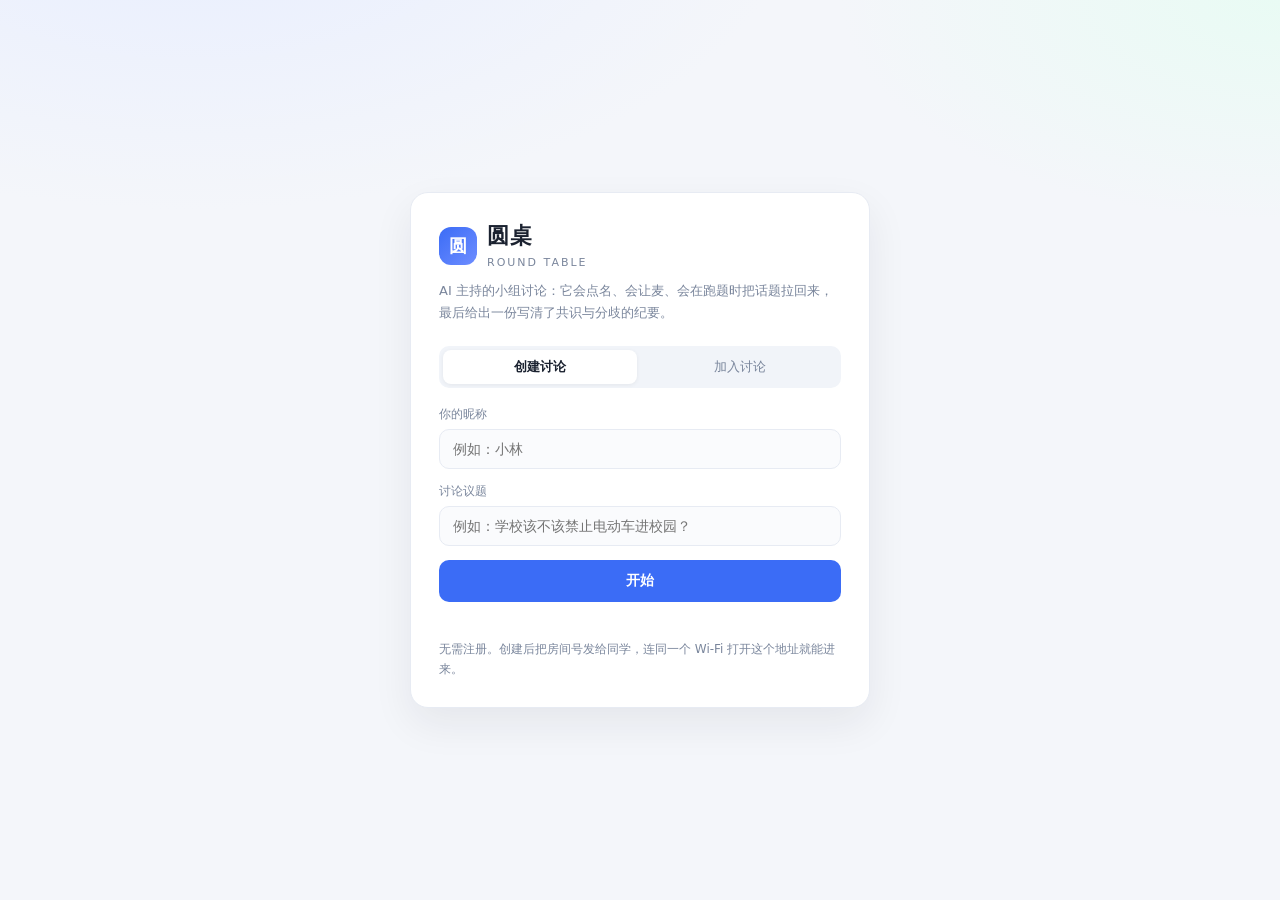
<file: static/index.html>
<!DOCTYPE html>
<html lang="zh-CN">
<head>
<meta charset="utf-8">
<meta name="viewport" content="width=device-width, initial-scale=1">
<title>圆桌 RoundTable · 让每个人都说上话</title>
<link rel="stylesheet" href="/static/style.css">
</head>
<body>
<div class="home">
  <div class="home-card">
    <div class="brand-big">
      <div class="logo">圆</div>
      <div>
        <h1>圆桌</h1>
        <small>ROUND TABLE</small>
      </div>
    </div>
    <p class="slogan">AI 主持的小组讨论：它会点名、会让麦、会在跑题时把话题拉回来，最后给出一份写清了共识与分歧的纪要。</p>

    <div class="tabs">
      <button data-mode="create" class="on">创建讨论</button>
      <button data-mode="join">加入讨论</button>
    </div>

    <div class="field">
      <label>你的昵称</label>
      <input id="name" maxlength="12" placeholder="例如：小林">
    </div>

    <div class="field" id="topicField">
      <label>讨论议题</label>
      <input id="topic" maxlength="60" placeholder="例如：学校该不该禁止电动车进校园？">
    </div>

    <div class="field" id="codeField" style="display:none">
      <label>房间号</label>
      <input id="code" maxlength="6" inputmode="numeric" placeholder="4 位数字">
    </div>

    <button class="primary" id="go">开始</button>
    <div class="err" id="err"></div>
    <p class="hint">无需注册。创建后把房间号发给同学，连同一个 Wi-Fi 打开这个地址就能进来。</p>
  </div>
</div>
<script src="/static/app.js"></script>
</body>
</html>
</file>
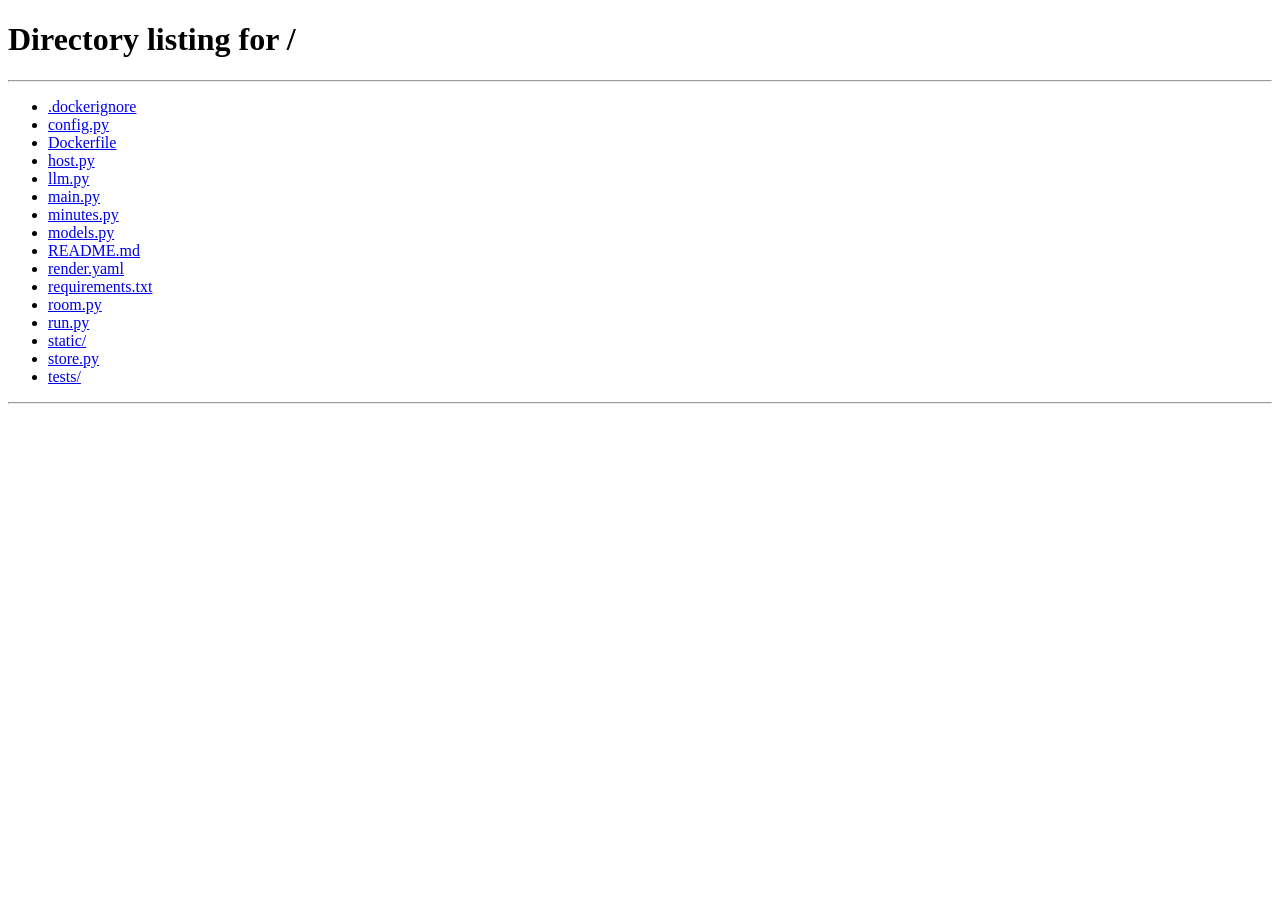
<file: static/room.html>
<!DOCTYPE html>
<html lang="zh-CN">
<head>
<meta charset="utf-8">
<meta name="viewport" content="width=device-width, initial-scale=1">
<title>圆桌 · 讨论中</title>
<link rel="stylesheet" href="/static/style.css">
</head>
<body>
<header class="top">
  <div class="brand">圆桌 <span>ROUND TABLE</span></div>
  <div class="topic" id="topic">正在加载议题…</div>
  <div class="top-right">
    <span class="status" id="status">讨论进行中</span>
    <button class="ghost" id="btnMinutes">生成纪要</button>
  </div>
</header>

<main class="grid">
  <aside class="col-left">
    <section class="card">
      <h3>参与成员 <span class="count" id="memberCount">0 人</span></h3>
      <div id="members"><div class="empty">还没有人</div></div>
    </section>

    <section class="card">
      <h3>发言均衡度 <em>实时</em></h3>
      <div class="donut-wrap">
        <svg id="donut" viewBox="0 0 140 140" width="150" height="150"></svg>
        <div class="donut-center">
          <b id="totalTime">0s</b>
          <span>总发言</span>
        </div>
      </div>
      <div id="legend"></div>
      <div class="std-box">
        <div class="row"><span>发言标准差</span><b id="std">0%</b></div>
        <div class="std-bar"><i id="stdBar"></i></div>
        <div class="std-note">标准差越小，大家说得越均匀</div>
      </div>
    </section>
  </aside>

  <section class="col-mid card">
    <div class="col-head">
      讨论流
      <span class="sub">AI 主持人不给答案，只负责让讨论往前走</span>
    </div>
    <div class="messages" id="messages"></div>
    <div class="composer">
      <textarea id="input" maxlength="500" placeholder="说点什么……（Enter 发送，Shift+Enter 换行）"></textarea>
      <button class="send" id="send">发送</button>
    </div>
  </section>

  <aside class="col-right card">
    <div class="col-head">观点卡片 <span class="count" id="cardCount">0 张</span></div>
    <div class="cards" id="cards"><div class="empty">发言后自动抽取观点</div></div>
  </aside>
</main>

<div class="veil" id="veil">
  <div class="modal" id="modal"></div>
</div>

<div class="veil show" id="gate">
  <div class="modal" style="width:380px">
    <h2>加入这场讨论</h2>
    <p class="sub">房间号 <b id="gateCode"></b></p>
    <div class="field">
      <label>你的昵称</label>
      <input id="gateName" maxlength="12" placeholder="例如：小林">
    </div>
    <button class="primary" id="gateGo">进入圆桌</button>
    <div class="err" id="gateErr"></div>
  </div>
</div>

<script src="/static/room.js"></script>
</body>
</html>
</file>
<file: static/style.css>
* { box-sizing: border-box; margin: 0; padding: 0; }

:root {
  --bg: #F4F6FA;
  --card: #FFFFFF;
  --line: #E7EBF3;
  --text: #1B2230;
  --muted: #7A869C;
  --blue: #3B6CF6;
  --green: #17A673;
  --orange: #F0A32A;
  --purple: #8B5CF6;
  --red: #EA5455;
}

body {
  font-family: "PingFang SC", "Microsoft YaHei", "Segoe UI", system-ui, sans-serif;
  background: var(--bg);
  color: var(--text);
  -webkit-font-smoothing: antialiased;
}

button { font-family: inherit; cursor: pointer; }

/* ---------------- 首页 ---------------- */

.home {
  min-height: 100vh;
  display: flex;
  align-items: center;
  justify-content: center;
  padding: 24px;
  background:
    radial-gradient(1000px 500px at 15% -10%, #E8EEFF 0%, transparent 60%),
    radial-gradient(800px 400px at 100% 0%, #E9FBF4 0%, transparent 55%),
    var(--bg);
}

.home-card {
  width: 100%;
  max-width: 460px;
  background: var(--card);
  border: 1px solid var(--line);
  border-radius: 18px;
  padding: 28px;
  box-shadow: 0 16px 40px rgba(27, 34, 48, 0.07);
}

.brand-big { display: flex; align-items: center; gap: 10px; margin-bottom: 6px; }
.brand-big .logo {
  width: 38px; height: 38px; border-radius: 12px;
  background: linear-gradient(135deg, #3B6CF6, #6E8DFF);
  color: #fff; display: grid; place-items: center; font-weight: 700; font-size: 18px;
}
.brand-big h1 { font-size: 22px; letter-spacing: 1px; }
.brand-big small { color: var(--muted); font-size: 11px; letter-spacing: 2px; }

.slogan { color: var(--muted); font-size: 13px; line-height: 1.7; margin: 10px 0 22px; }

.field { margin-bottom: 14px; }
.field label { display: block; font-size: 12px; color: var(--muted); margin-bottom: 6px; }
.field input {
  width: 100%; padding: 11px 13px; border: 1px solid var(--line);
  border-radius: 10px; font-size: 14px; font-family: inherit; background: #FAFBFD;
}
.field input:focus { outline: none; border-color: var(--blue); background: #fff; }

.tabs { display: flex; gap: 6px; background: #F1F4F9; padding: 4px; border-radius: 10px; margin-bottom: 18px; }
.tabs button {
  flex: 1; border: 0; background: transparent; padding: 8px; border-radius: 8px;
  font-size: 13px; color: var(--muted);
}
.tabs button.on { background: #fff; color: var(--text); box-shadow: 0 1px 4px rgba(0,0,0,.06); font-weight: 600; }

.primary {
  width: 100%; border: 0; border-radius: 10px; padding: 12px;
  background: var(--blue); color: #fff; font-size: 14px; font-weight: 600;
}
.primary:active { transform: translateY(1px); }
.hint { font-size: 12px; color: var(--muted); margin-top: 12px; line-height: 1.6; }
.err { color: var(--red); font-size: 12px; margin-top: 10px; min-height: 16px; }

/* ---------------- 房间页 ---------------- */

.top {
  height: 60px; display: flex; align-items: center; gap: 16px;
  padding: 0 20px; background: #fff; border-bottom: 1px solid var(--line);
}
.brand { display: flex; align-items: baseline; gap: 6px; font-weight: 700; letter-spacing: 1px; }
.brand span { font-size: 10px; color: var(--muted); letter-spacing: 2px; font-weight: 500; }
.topic {
  background: #EFF3FE; color: #2B4FD8; font-size: 13px; padding: 6px 14px;
  border-radius: 999px; max-width: 46%; overflow: hidden; text-overflow: ellipsis; white-space: nowrap;
}
.top-right { margin-left: auto; display: flex; align-items: center; gap: 10px; }
.status { font-size: 12px; color: var(--green); background: #E9F8F2; padding: 5px 12px; border-radius: 999px; }
.status.closed { color: var(--muted); background: #F1F4F9; }
.ghost {
  border: 1px solid var(--line); background: #fff; padding: 8px 14px;
  border-radius: 9px; font-size: 13px; color: var(--text);
}
.solid { border: 0; background: var(--blue); color: #fff; padding: 9px 16px; border-radius: 9px; font-size: 13px; font-weight: 600; }

.grid {
  display: grid; grid-template-columns: 292px minmax(0, 1fr) 330px;
  gap: 14px; padding: 14px 20px 18px; height: calc(100vh - 60px);
}

.card {
  background: var(--card); border: 1px solid var(--line); border-radius: 14px;
  padding: 16px; overflow: hidden;
}

.col-left { display: flex; flex-direction: column; gap: 14px; min-height: 0; }
.col-left .card:first-child { flex: 0 0 auto; }
.col-left .card:last-child { flex: 1 1 auto; overflow: auto; }
.col-mid { display: flex; flex-direction: column; min-height: 0; padding: 0; }
.col-right { display: flex; flex-direction: column; min-height: 0; }

h3 { font-size: 13px; font-weight: 600; display: flex; align-items: center; gap: 8px; margin-bottom: 12px; }
h3 .count { font-size: 11px; color: var(--muted); font-weight: 500; background: #F1F4F9; padding: 2px 8px; border-radius: 999px; }
h3 em { font-style: normal; font-size: 10px; color: var(--blue); background: #EDF2FF; padding: 2px 7px; border-radius: 999px; }

.member {
  display: flex; align-items: center; gap: 10px; padding: 8px 10px;
  border-radius: 10px; margin-bottom: 4px; background: #FAFBFD;
}
.member .dot { width: 30px; height: 30px; border-radius: 50%; display: grid; place-items: center; color: #fff; font-size: 13px; font-weight: 600; }
.member .name { font-size: 13px; }
.member .ms { margin-left: auto; font-size: 12px; color: var(--muted); font-variant-numeric: tabular-nums; }
.member.me { box-shadow: inset 0 0 0 1px #C9D8FF; }

.donut-wrap { position: relative; width: 150px; height: 150px; margin: 4px auto 8px; }
.donut-center {
  position: absolute; inset: 0; display: flex; flex-direction: column;
  align-items: center; justify-content: center; pointer-events: none;
}
.donut-center b { font-size: 23px; letter-spacing: .5px; }
.donut-center span { font-size: 10px; color: var(--muted); margin-top: 2px; }

.legend-row { display: flex; align-items: center; font-size: 12px; padding: 3px 0; color: #48526A; }
.legend-row i { width: 8px; height: 8px; border-radius: 2px; margin-right: 8px; }
.legend-row span:last-child { margin-left: auto; color: var(--muted); }

.std-box { margin-top: 12px; border-top: 1px dashed var(--line); padding-top: 12px; }
.std-box .row { display: flex; justify-content: space-between; font-size: 12px; color: var(--muted); }
.std-box .row b { color: var(--text); font-size: 15px; }
.std-bar { height: 6px; background: #EDF0F6; border-radius: 999px; margin-top: 8px; overflow: hidden; }
.std-bar i { display: block; height: 100%; width: 0; border-radius: 999px; background: var(--green); transition: width .4s, background .4s; }
.std-note { font-size: 11px; color: var(--muted); margin-top: 6px; }

.col-head {
  display: flex; align-items: center; gap: 8px; padding: 14px 18px 10px;
  font-size: 13px; font-weight: 600; border-bottom: 1px solid #F1F4F9;
}
.col-head .sub { font-size: 11px; color: var(--muted); font-weight: 400; }

.messages { flex: 1 1 auto; overflow-y: auto; padding: 14px 18px 6px; scroll-behavior: smooth; }

.msg { display: flex; gap: 9px; margin-bottom: 14px; }
.msg .av { width: 28px; height: 28px; border-radius: 50%; display: grid; place-items: center; color: #fff; font-size: 12px; font-weight: 600; flex: 0 0 auto; }
.msg .body { min-width: 0; }
.msg .meta { font-size: 11px; color: var(--muted); margin-bottom: 4px; }
.msg .bubble {
  background: #F6F8FC; border: 1px solid #EDF0F7; border-radius: 4px 12px 12px 12px;
  padding: 9px 12px; font-size: 13.5px; line-height: 1.65; max-width: 560px; word-break: break-word;
}
.msg.ai .bubble { background: #F7F9FF; border-color: #DCE6FF; border-left: 3px solid var(--blue); }
.msg.ai .av { background: var(--blue); }
.msg.ai .meta { color: var(--blue); font-weight: 600; }
.msg .tag {
  display: inline-block; font-size: 10px; color: #2B4FD8; background: #E7EEFF;
  padding: 1px 7px; border-radius: 999px; margin-bottom: 5px;
}

.composer {
  border-top: 1px solid #F1F4F9; padding: 12px 16px; display: flex; gap: 10px; align-items: flex-end;
}
.composer textarea {
  flex: 1; resize: none; height: 58px; border: 1px solid var(--line); border-radius: 10px;
  padding: 10px 12px; font-family: inherit; font-size: 13.5px; line-height: 1.5; background: #FAFBFD;
}
.composer textarea:focus { outline: none; border-color: var(--blue); background: #fff; }
.composer textarea:disabled { background: #F3F5F9; color: var(--muted); }
.composer .send { border: 0; background: var(--blue); color: #fff; padding: 11px 20px; border-radius: 10px; font-size: 13px; font-weight: 600; height: 44px; }
.composer .send:disabled { background: #B9C8EE; cursor: not-allowed; }

.cards { flex: 1 1 auto; overflow-y: auto; padding: 12px 14px; }
.pcard { border: 1px solid var(--line); border-left: 3px solid var(--blue); border-radius: 9px; padding: 10px 12px; margin-bottom: 9px; background: #fff; }
.pcard .kind { font-size: 10px; font-weight: 600; padding: 1px 7px; border-radius: 999px; display: inline-block; margin-bottom: 6px; }
.pcard p { font-size: 13px; line-height: 1.55; }
.pcard .from { font-size: 10.5px; color: var(--muted); margin-top: 6px; }
.k-主张 { color: #2B4FD8; background: #E9EFFF; }
.k-证据 { color: #0E8A5F; background: #E4F7EF; }
.k-疑问 { color: #B87A0B; background: #FDF1DC; }
.k-共识 { color: #6D3FD1; background: #F1EAFE; }
.c-主张 { border-left-color: var(--blue); }
.c-证据 { border-left-color: var(--green); }
.c-疑问 { border-left-color: var(--orange); }
.c-共识 { border-left-color: var(--purple); }

.empty { color: var(--muted); font-size: 12px; text-align: center; padding: 24px 0; }

/* ---------------- 纪要弹层 ---------------- */

.veil {
  position: fixed; inset: 0; background: rgba(20, 26, 38, .38);
  display: none; align-items: center; justify-content: center; z-index: 50;
}
.veil.show { display: flex; }
.modal {
  width: 620px; max-width: calc(100vw - 40px); max-height: 82vh; overflow-y: auto;
  background: #fff; border-radius: 16px; padding: 26px 28px;
  box-shadow: 0 24px 60px rgba(20, 26, 38, .22);
}
.modal h2 { font-size: 19px; margin-bottom: 4px; }
.modal .sub { font-size: 12px; color: var(--muted); margin-bottom: 18px; }
.modal h4 { font-size: 13px; margin: 16px 0 8px; color: #39445C; }
.modal li { font-size: 13.5px; line-height: 1.8; margin-left: 18px; }
.modal .todo { font-size: 13px; color: #48526A; background: #F8FAFD; border: 1px solid #EEF2F8; border-radius: 8px; padding: 7px 11px; margin-bottom: 6px; }
.modal .due { font-size: 10.5px; color: var(--muted); background: #EEF1F7; padding: 1px 7px; border-radius: 999px; margin-left: 8px; }
.modal .sides { display: flex; flex-direction: column; gap: 3px; margin: 5px 0 2px; }
.modal .side { font-size: 13px; color: #6B7690; line-height: 1.55; padding-left: 12px; position: relative; }
.modal .side::before { content: ""; width: 4px; height: 4px; border-radius: 50%; background: #C3CBDB; position: absolute; left: 1px; top: 9px; }
.modal .actions { display: flex; justify-content: flex-end; gap: 10px; margin-top: 22px; }

@media (max-width: 1180px) {
  .grid { grid-template-columns: 260px minmax(0, 1fr) 280px; }
}
/* ---------------- 手机（竖屏） ---------------- */

@media (max-width: 900px) {
  .top { height: auto; flex-wrap: wrap; padding: 8px 12px; gap: 8px; }
  .brand { font-size: 15px; }
  .brand span { display: none; }
  .top-right { gap: 6px; }
  .status, .ghost, .solid { font-size: 11px; padding: 5px 9px; white-space: nowrap; flex: 0 0 auto; }
  .topic { order: 3; flex: 1 1 100%; max-width: 100%; font-size: 12px; padding: 5px 10px; }

  .grid { grid-template-columns: 1fr; height: auto; gap: 10px; padding: 10px; }
  .col-left { flex-direction: row; gap: 10px; align-items: flex-start; }
  .col-left .card { flex: 1 1 0; min-width: 0; }
  .col-left .card:last-child { overflow: visible; }
  .card { padding: 10px; border-radius: 12px; }

  h3 { font-size: 12px; margin-bottom: 8px; gap: 6px; }
  h3 .count, h3 em { font-size: 10px; }
  .member { padding: 4px 6px; gap: 7px; margin-bottom: 2px; }
  .member .dot { width: 22px; height: 22px; font-size: 11px; }
  .member .name { font-size: 12px; }
  .member .ms { font-size: 11px; }

  .donut-wrap { width: 104px; height: 104px; margin: 0 auto 6px; }
  .donut-wrap svg { width: 104px; height: 104px; }
  .donut-center b { font-size: 15px; }
  .donut-center span { font-size: 9px; }
  .legend-row { font-size: 11px; padding: 1px 0; }
  .std-box { margin-top: 6px; padding-top: 6px; }
  .std-box .row b { font-size: 13px; }
  .std-note { display: none; }

  .col-mid { height: 56vh; min-height: 340px; }
  .col-head { padding: 10px 12px 8px; font-size: 12px; }
  .col-head .sub { display: none; }
  .messages { padding: 10px 12px 4px; }
  .msg { gap: 7px; margin-bottom: 10px; }
  .msg .bubble { max-width: 100%; font-size: 13.5px; padding: 8px 10px; }
  .composer { padding: 8px 10px; gap: 8px; }
  .composer textarea { height: 44px; font-size: 13.5px; padding: 8px 10px; }
  .composer .send { height: 44px; padding: 0 14px; }

  .col-right { height: auto; }
  .col-right .cards { max-height: 46vh; }
  .pcard p { font-size: 12.5px; }

  .modal { padding: 18px 16px; border-radius: 14px; max-height: 86vh; }
  .modal li { margin-left: 16px; font-size: 13px; }
  .modal h2 { font-size: 17px; }
  .modal .actions { margin-top: 16px; }
}
</file>
